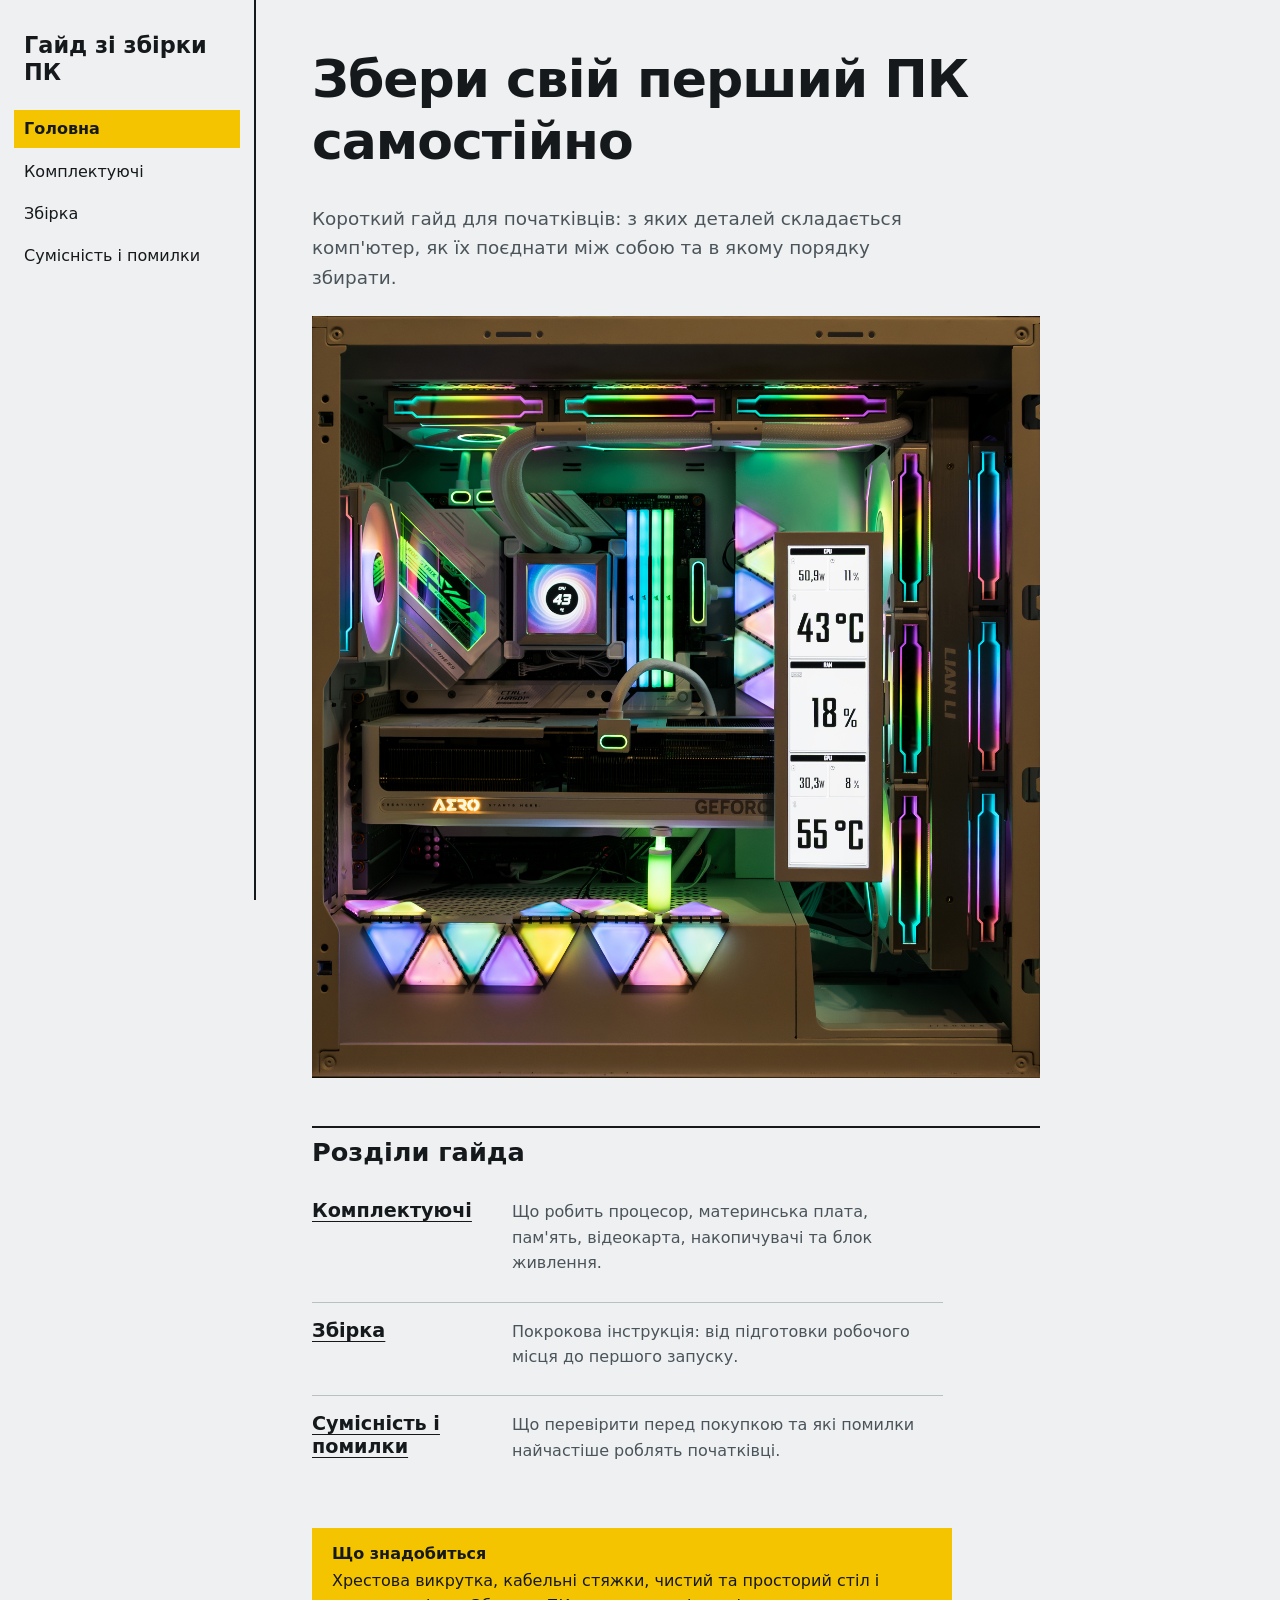
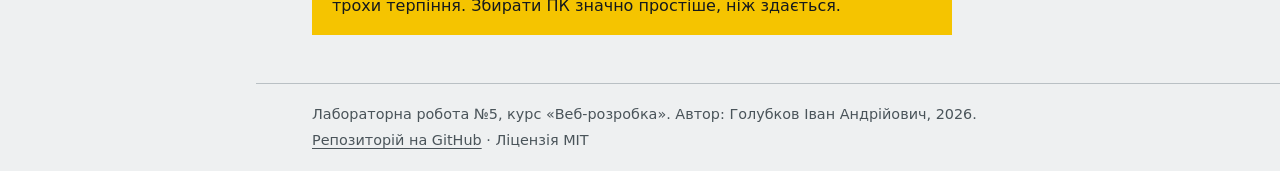
<file: index.html>
<!DOCTYPE html>
<html lang="uk">
<head>
  <meta charset="UTF-8">
  <!-- Потрібно для адаптивності на мобільних пристроях -->
  <meta name="viewport" content="width=device-width, initial-scale=1.0">
  <meta name="description" content="Покроковий гайд зі самостійної збірки персонального комп'ютера для початківців.">
  <title>Головна — Гайд зі збірки ПК</title>
  <!-- Підключення таблиці стилів -->
  <link rel="stylesheet" href="style.css">
</head>
<body>
  <!-- Назва сайту та навігація -->
  <header class="site-header">
    <p class="logo">Гайд зі збірки ПК</p>
    <!-- aria-current="page" позначає поточну сторінку для користувача та скрінрідерів -->
    <nav aria-label="Основна навігація">
      <ul>
        <li><a href="index.html" aria-current="page">Головна</a></li>
        <li><a href="components.html">Комплектуючі</a></li>
        <li><a href="assembly.html">Збірка</a></li>
        <li><a href="compatibility.html">Сумісність і помилки</a></li>
      </ul>
    </nav>
  </header>
  <!-- Основний вміст сторінки -->
  <main>
    <!-- Вступний блок заголовок h1, короткий опис та зображення -->
    <section class="hero">
      <h1>Збери свій перший ПК самостійно</h1>
      <p>Короткий гайд для початківців: з яких деталей складається комп'ютер, як їх поєднати між собою та в якому порядку збирати.</p>
      <img src="images/pc-inside.jpg" alt="Відкритий корпус зібраного персонального комп'ютера" width="800" height="500">
    </section>

    <section>
      <h2>Розділи гайда</h2>
      <!-- Перелік розділів сайту -->
      <ul class="cards">
        <li>
          <article>
            <h3><a href="components.html">Комплектуючі</a></h3>
            <p>Що робить процесор, материнська плата, пам'ять, відеокарта, накопичувачі та блок живлення.</p>
          </article>
        </li>
        <li>
          <article>
            <h3><a href="assembly.html">Збірка</a></h3>
            <p>Покрокова інструкція: від підготовки робочого місця до першого запуску.</p>
          </article>
        </li>
        <li>
          <article>
            <h3><a href="compatibility.html">Сумісність і помилки</a></h3>
            <p>Що перевірити перед покупкою та які помилки найчастіше роблять початківці.</p>
          </article>
        </li>
      </ul>
    </section>
    <!-- Бічна примітка додаткова інформація не пов'язана з основним потоком тексту -->
    <aside>
      <h2>Що знадобиться</h2>
      <p>Хрестова викрутка, кабельні стяжки, чистий та просторий стіл і трохи терпіння. Збирати ПК значно простіше, ніж здається.</p>
    </aside>
  </main>
  <!-- Підвал автор, посилання на репозиторій, ліцензія -->
  <footer class="site-footer">
    <p>Лабораторна робота №5, курс «Веб-розробка». Автор: Голубков Іван Андрійович, 2026.</p>
    <p><a href="https://github.com/navitttt/LW3_5">Репозиторій на GitHub</a> · Ліцензія MIT</p>
  </footer>
</body>
</html>
</file>
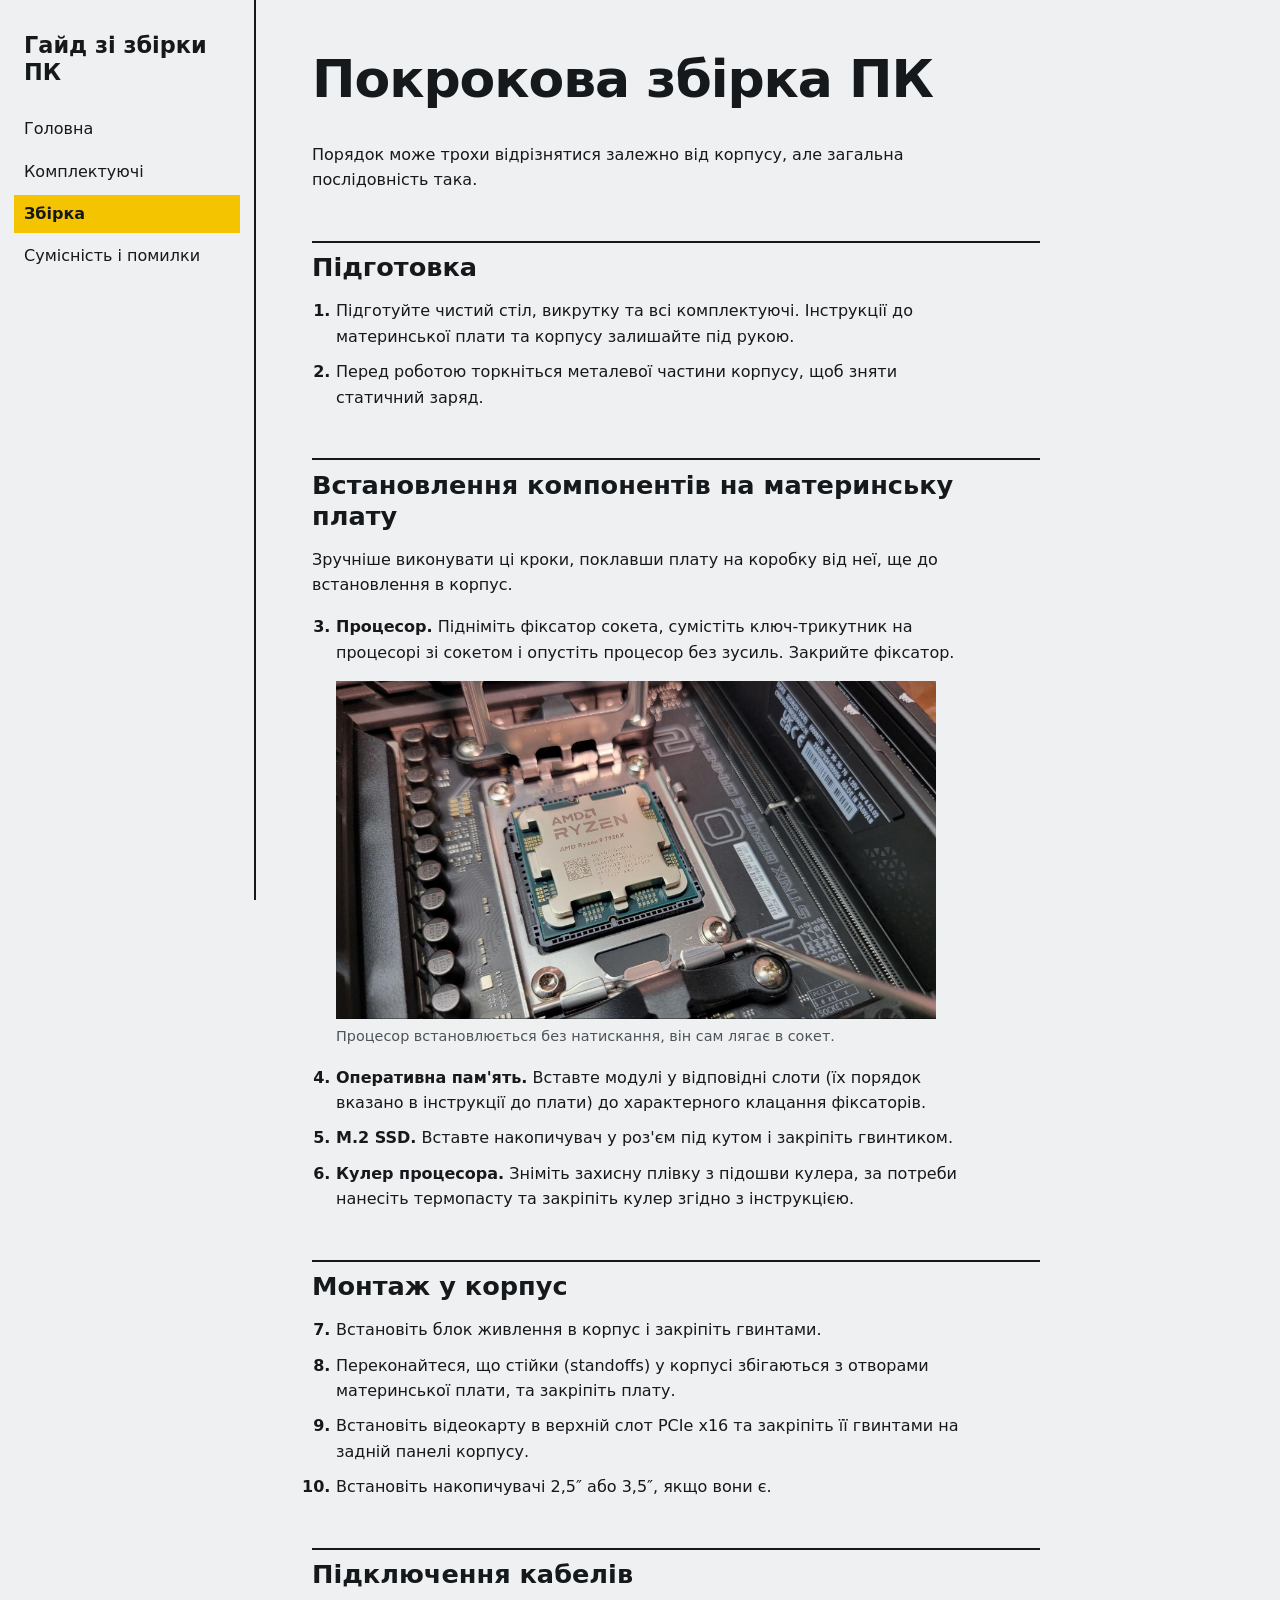
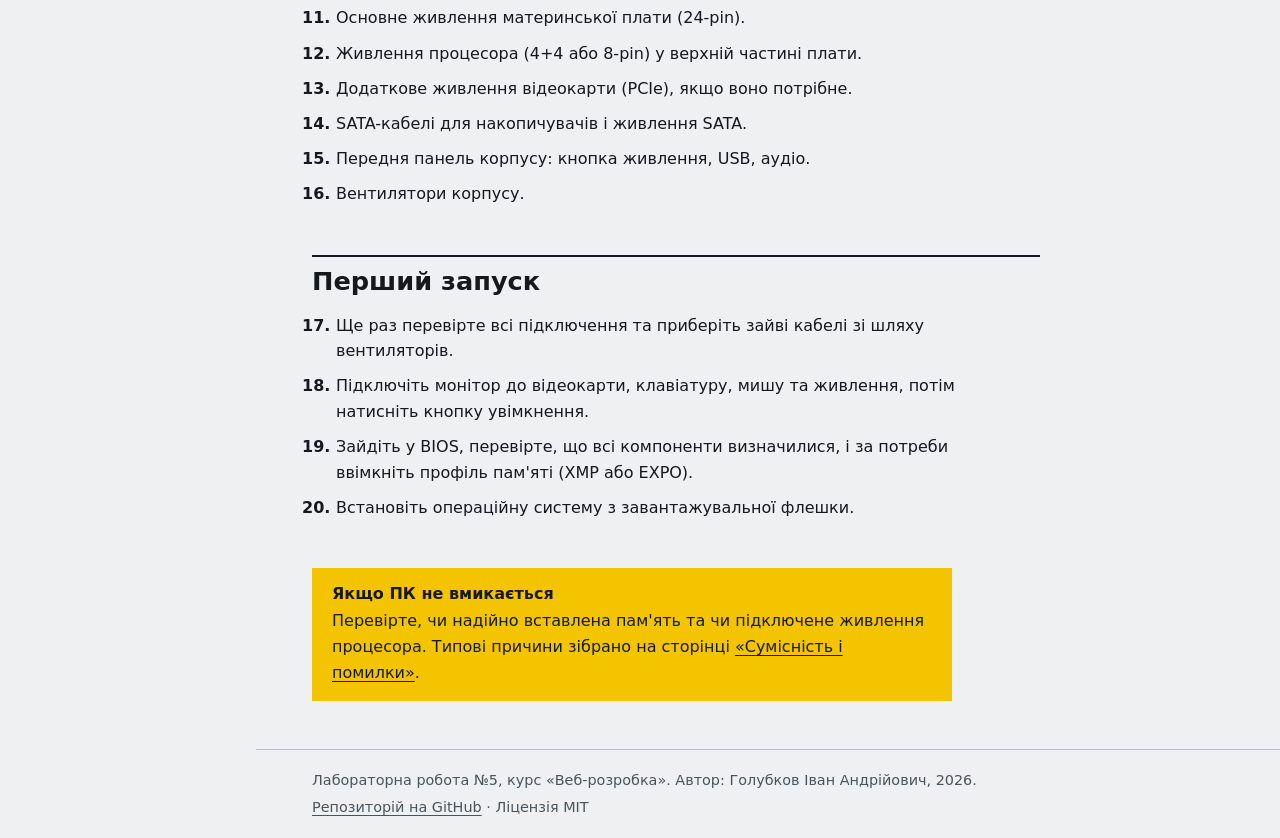
<file: assembly.html>
<!DOCTYPE html>
<html lang="uk">
<head>
  <meta charset="UTF-8">
  <!-- Потрібно для адаптивності на мобільних пристроях -->
  <meta name="viewport" content="width=device-width, initial-scale=1.0">
  <meta name="description" content="Покрокова інструкція зі складання персонального комп'ютера від підготовки до першого запуску.">
  <title>Збірка — Гайд зі збірки ПК</title>
  <!-- Підключення таблиці стилів -->
  <link rel="stylesheet" href="style.css">
</head>
<body>
  <!-- Назва сайту та навігація -->
  <header class="site-header">
    <p class="logo">Гайд зі збірки ПК</p>
    <!-- aria-current="page" позначає поточну сторінку для користувача та скрінрідерів -->
    <nav aria-label="Основна навігація">
      <ul>
        <li><a href="index.html">Головна</a></li>
        <li><a href="components.html">Комплектуючі</a></li>
        <li><a href="assembly.html" aria-current="page">Збірка</a></li>
        <li><a href="compatibility.html">Сумісність і помилки</a></li>
      </ul>
    </nav>
  </header>
  <!-- Основний вміст сторінки -->
  <main>
    <h1>Покрокова збірка ПК</h1>
    <p>Порядок може трохи відрізнятися залежно від корпусу, але загальна послідовність така.</p>

    <section>
      <h2>Підготовка</h2>
      <ol>
        <li>Підготуйте чистий стіл, викрутку та всі комплектуючі. Інструкції до материнської плати та корпусу залишайте під рукою.</li>
        <li>Перед роботою торкніться металевої частини корпусу, щоб зняти статичний заряд.</li>
      </ol>
    </section>

    <section>
      <h2>Встановлення компонентів на материнську плату</h2>
      <p>Зручніше виконувати ці кроки, поклавши плату на коробку від неї, ще до встановлення в корпус.</p>
      <!-- Атрибут start продовжує нумерацію кроків із попередньої секції -->
      <ol start="3">
        <li>
          <strong>Процесор.</strong> Підніміть фіксатор сокета, сумістіть ключ-трикутник на процесорі зі сокетом і опустіть процесор без зусиль. Закрийте фіксатор.
          <!-- Зображення до кроку з підписом -->
          <figure>
            <img src="images/cpu-install.jpg" alt="Установка процесора в сокет материнської плати" width="600" height="400">
            <figcaption>Процесор встановлюється без натискання, він сам лягає в сокет.</figcaption>
          </figure>
        </li>
        <li><strong>Оперативна пам'ять.</strong> Вставте модулі у відповідні слоти (їх порядок вказано в інструкції до плати) до характерного клацання фіксаторів.</li>
        <li><strong>M.2 SSD.</strong> Вставте накопичувач у роз'єм під кутом і закріпіть гвинтиком.</li>
        <li><strong>Кулер процесора.</strong> Зніміть захисну плівку з підошви кулера, за потреби нанесіть термопасту та закріпіть кулер згідно з інструкцією.</li>
      </ol>
    </section>

    <section>
      <h2>Монтаж у корпус</h2>
      <ol start="7">
        <li>Встановіть блок живлення в корпус і закріпіть гвинтами.</li>
        <li>Переконайтеся, що стійки (standoffs) у корпусі збігаються з отворами материнської плати, та закріпіть плату.</li>
        <li>Встановіть відеокарту в верхній слот PCIe x16 та закріпіть її гвинтами на задній панелі корпусу.</li>
        <li>Встановіть накопичувачі 2,5″ або 3,5″, якщо вони є.</li>
      </ol>
    </section>

    <section>
      <h2>Підключення кабелів</h2>
      <ol start="11">
        <li>Основне живлення материнської плати (24-pin).</li>
        <li>Живлення процесора (4+4 або 8-pin) у верхній частині плати.</li>
        <li>Додаткове живлення відеокарти (PCIe), якщо воно потрібне.</li>
        <li>SATA-кабелі для накопичувачів і живлення SATA.</li>
        <li>Передня панель корпусу: кнопка живлення, USB, аудіо.</li>
        <li>Вентилятори корпусу.</li>
      </ol>
    </section>

    <section>
      <h2>Перший запуск</h2>
      <ol start="17">
        <li>Ще раз перевірте всі підключення та приберіть зайві кабелі зі шляху вентиляторів.</li>
        <li>Підключіть монітор до відеокарти, клавіатуру, мишу та живлення, потім натисніть кнопку увімкнення.</li>
        <li>Зайдіть у BIOS, перевірте, що всі компоненти визначилися, і за потреби ввімкніть профіль пам'яті (XMP або EXPO).</li>
        <li>Встановіть операційну систему з завантажувальної флешки.</li>
      </ol>
    </section>

    <!-- Примітка з посиланням на розділ типових помилок -->
    <aside>
      <h2>Якщо ПК не вмикається</h2>
      <p>Перевірте, чи надійно вставлена пам'ять та чи підключене живлення процесора. Типові причини зібрано на сторінці <a href="compatibility.html#mistakes">«Сумісність і помилки»</a>.</p>
    </aside>
  </main>
  <!-- Підвал автор, посилання на репозиторій, ліцензія -->
  <footer class="site-footer">
    <p>Лабораторна робота №5, курс «Веб-розробка». Автор: Голубков Іван Андрійович, 2026.</p>
    <p><a href="https://github.com/navitttt/LW3_5">Репозиторій на GitHub</a> · Ліцензія MIT</p>
  </footer>
</body>
</html>
</file>
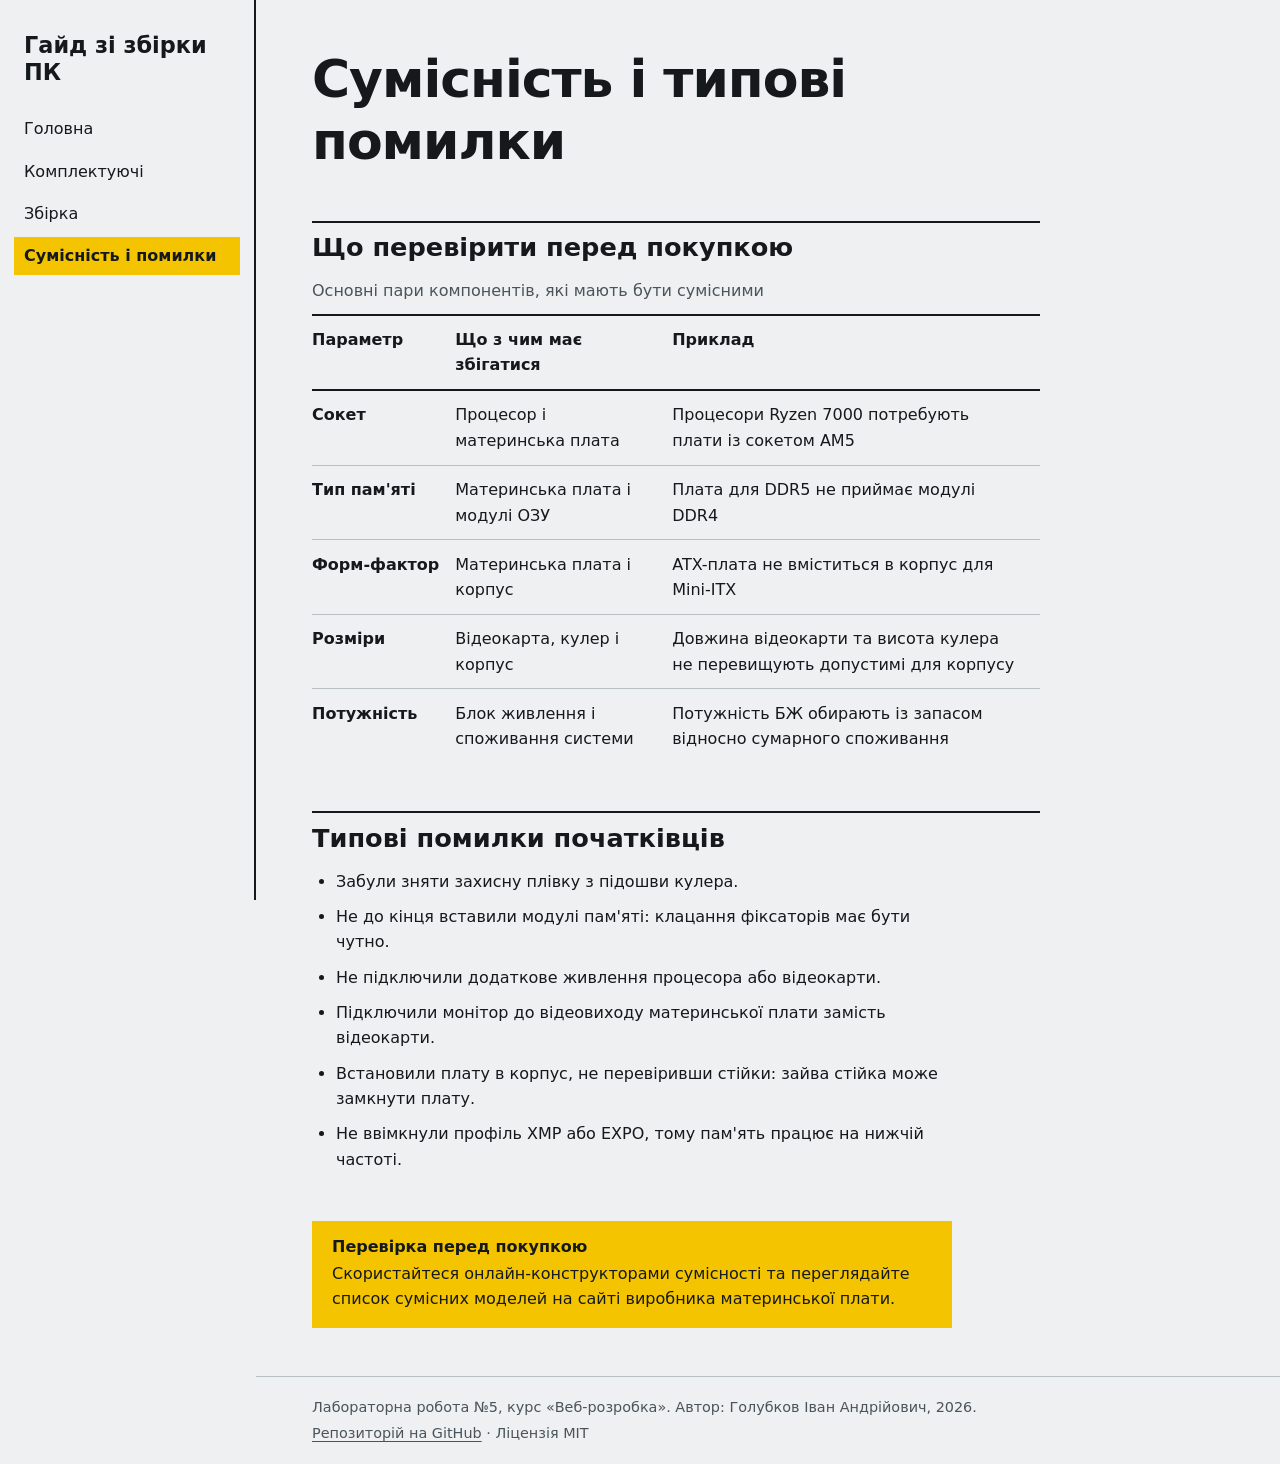
<file: compatibility.html>
<!DOCTYPE html>
<html lang="uk">
<head>
  <meta charset="UTF-8">
  <!-- Потрібно для адаптивності на мобільних пристроях -->
  <meta name="viewport" content="width=device-width, initial-scale=1.0">
  <meta name="description" content="Правила сумісності комплектуючих ПК та типові помилки початківців під час збірки.">
  <title>Сумісність і помилки — Гайд зі збірки ПК</title>
  <!-- Підключення таблиці стилів -->
  <link rel="stylesheet" href="style.css">
</head>
<body>
  <!-- Назва сайту та навігація -->
  <header class="site-header">
    <p class="logo">Гайд зі збірки ПК</p>
    <!-- aria-current="page" позначає поточну сторінку для користувача та скрінрідерів -->
    <nav aria-label="Основна навігація">
      <ul>
        <li><a href="index.html">Головна</a></li>
        <li><a href="components.html">Комплектуючі</a></li>
        <li><a href="assembly.html">Збірка</a></li>
        <li><a href="compatibility.html" aria-current="page">Сумісність і помилки</a></li>
      </ul>
    </nav>
  </header>
  <!-- Основний вміст сторінки -->
  <main>
    <h1>Сумісність і типові помилки</h1>

    <section id="compatibility">
      <h2>Що перевірити перед покупкою</h2>
      <!-- Обгортка дозволяє прокручувати таблицю на вузьких екранах -->
      <div class="table-wrap">
        <table>
          <!-- caption заголовок таблиці -->
          <caption>Основні пари компонентів, які мають бути сумісними</caption>
          <thead>
            <tr>
              <!-- scope пов'язує заголовок із стовпцем col або рядком row для доступності -->
              <th scope="col">Параметр</th>
              <th scope="col">Що з чим має збігатися</th>
              <th scope="col">Приклад</th>
            </tr>
          </thead>
          <tbody>
            <tr>
              <th scope="row">Сокет</th>
              <td>Процесор і материнська плата</td>
              <td>Процесори Ryzen 7000 потребують плати із сокетом AM5</td>
            </tr>
            <tr>
              <th scope="row">Тип пам'яті</th>
              <td>Материнська плата і модулі ОЗУ</td>
              <td>Плата для DDR5 не приймає модулі DDR4</td>
            </tr>
            <tr>
              <th scope="row">Форм-фактор</th>
              <td>Материнська плата і корпус</td>
              <td>ATX-плата не вміститься в корпус для Mini-ITX</td>
            </tr>
            <tr>
              <th scope="row">Розміри</th>
              <td>Відеокарта, кулер і корпус</td>
              <td>Довжина відеокарти та висота кулера не перевищують допустимі для корпусу</td>
            </tr>
            <tr>
              <th scope="row">Потужність</th>
              <td>Блок живлення і споживання системи</td>
              <td>Потужність БЖ обирають із запасом відносно сумарного споживання</td>
            </tr>
          </tbody>
        </table>
      </div>
    </section>

    <!-- id використовується для посилання з assembly.html #mistakes -->
    <section id="mistakes">
      <h2>Типові помилки початківців</h2>
      <ul>
        <li>Забули зняти захисну плівку з підошви кулера.</li>
        <li>Не до кінця вставили модулі пам'яті: клацання фіксаторів має бути чутно.</li>
        <li>Не підключили додаткове живлення процесора або відеокарти.</li>
        <li>Підключили монітор до відеовиходу материнської плати замість відеокарти.</li>
        <li>Встановили плату в корпус, не перевіривши стійки: зайва стійка може замкнути плату.</li>
        <li>Не ввімкнули профіль XMP або EXPO, тому пам'ять працює на нижчій частоті.</li>
      </ul>
    </section>

    <!-- Примітка про перевірку сумісності перед покупкою -->
    <aside>
      <h2>Перевірка перед покупкою</h2>
      <p>Скористайтеся онлайн-конструкторами сумісності та переглядайте список сумісних моделей на сайті виробника материнської плати.</p>
    </aside>
  </main>
  <!-- Підвал автор, посилання на репозиторій, ліцензія -->
  <footer class="site-footer">
    <p>Лабораторна робота №5, курс «Веб-розробка». Автор: Голубков Іван Андрійович, 2026.</p>
    <p><a href="https://github.com/navitttt/LW3_5">Репозиторій на GitHub</a> · Ліцензія MIT</p>
  </footer>
</body>
</html>
</file>
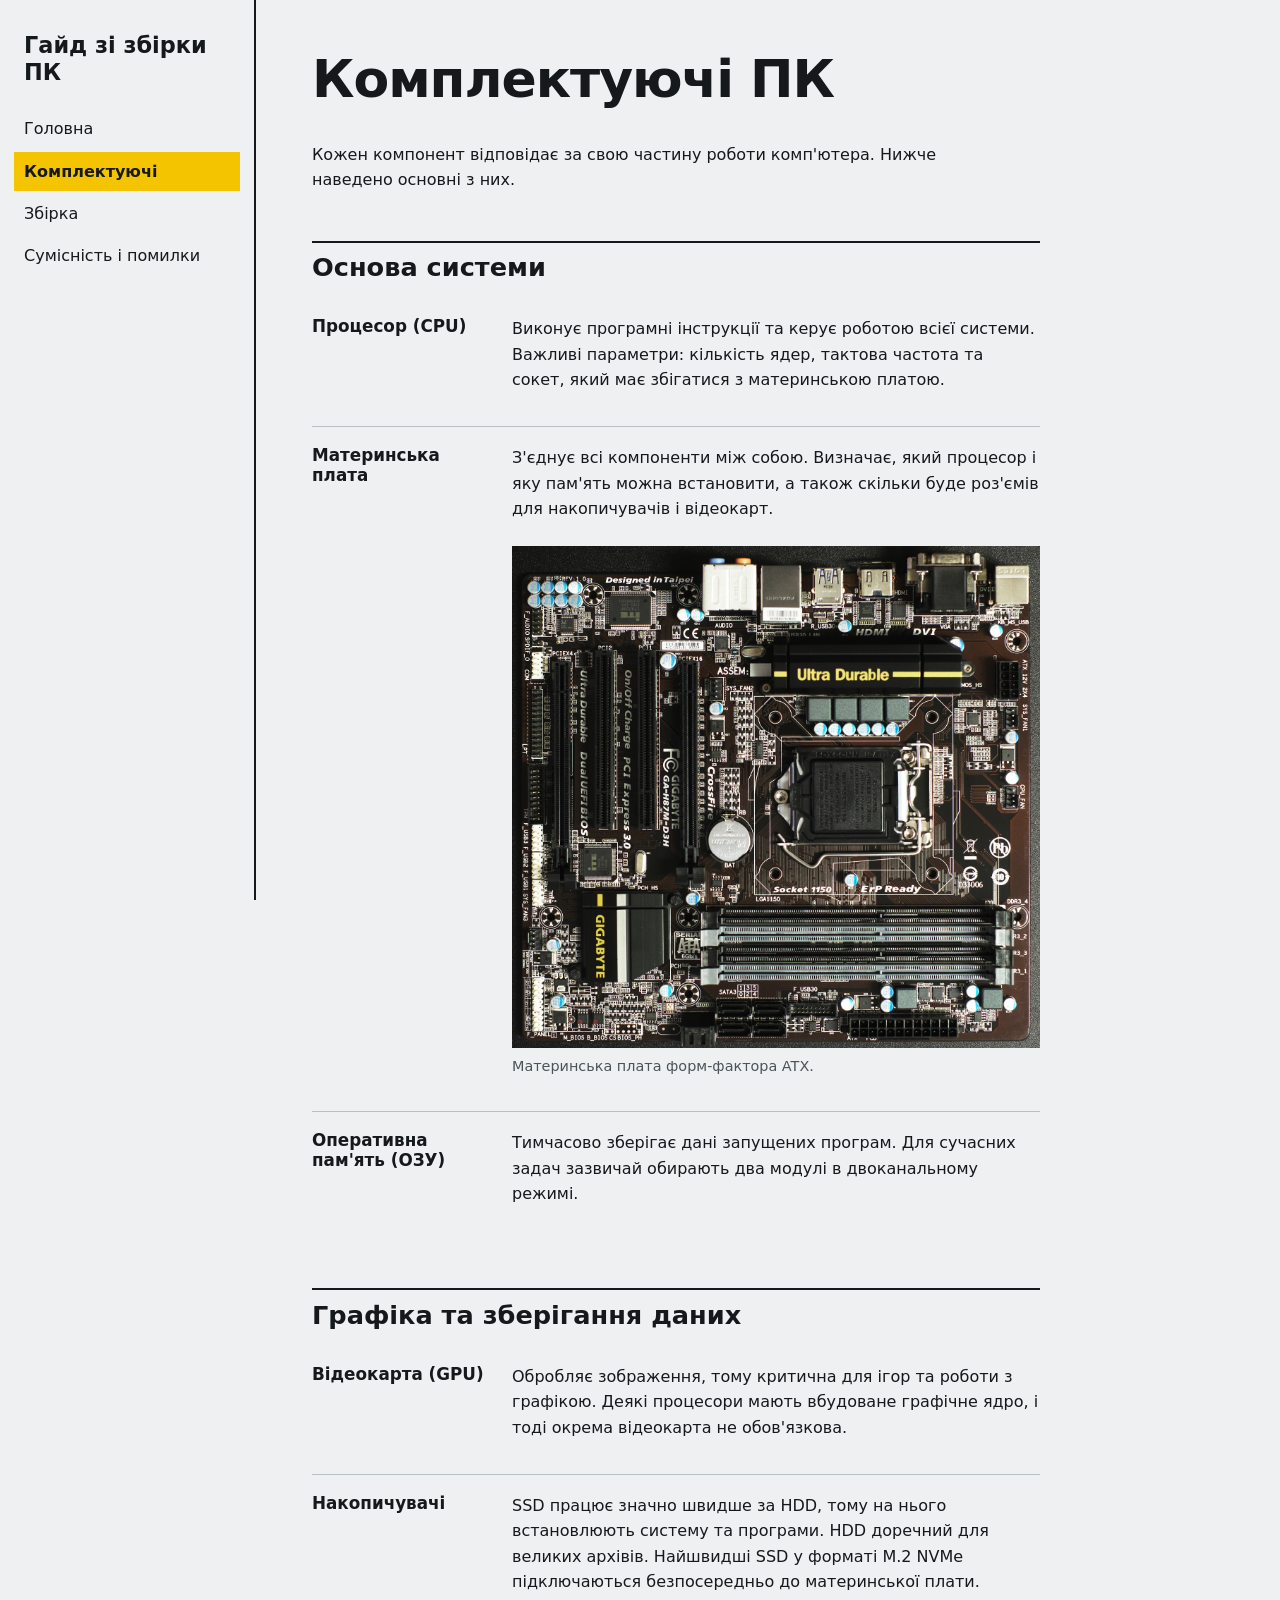
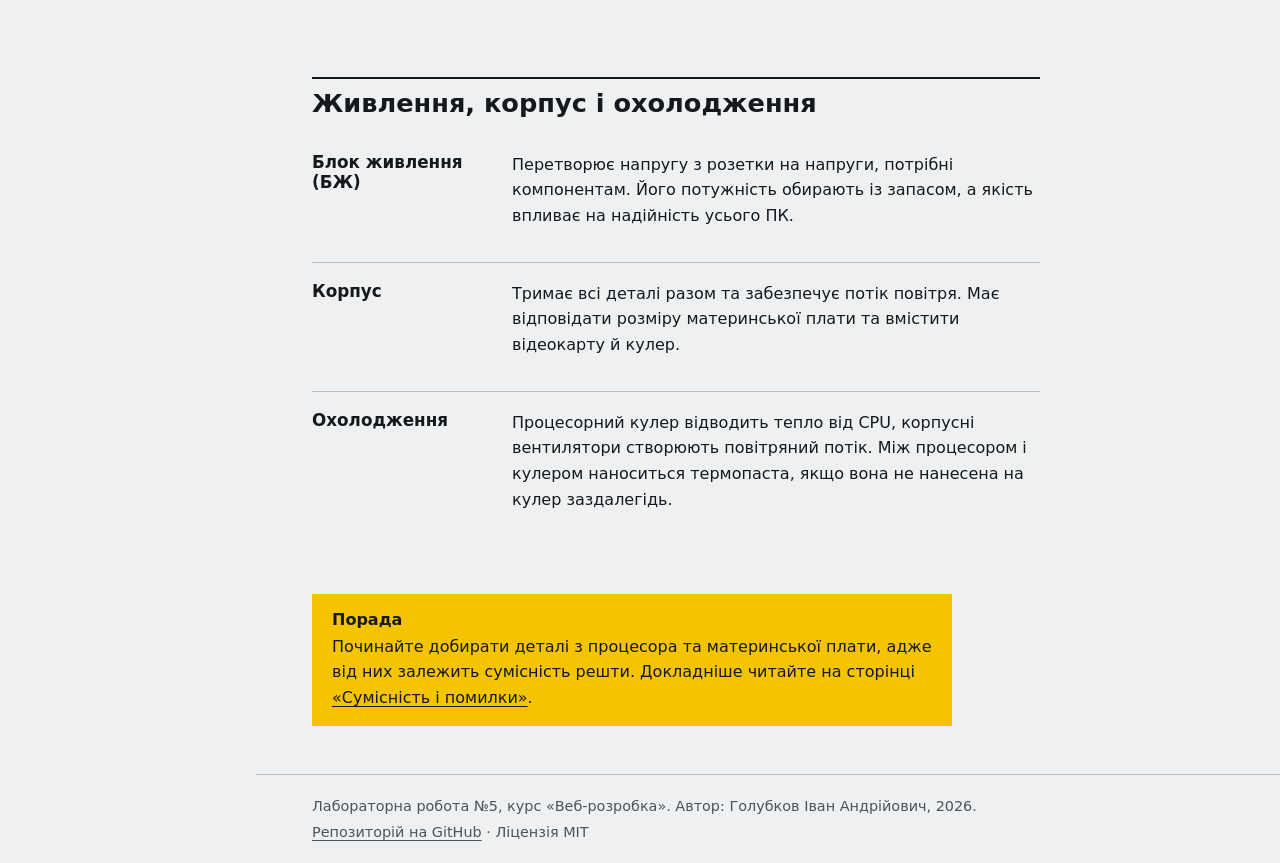
<file: components.html>
<!DOCTYPE html>
<html lang="uk">
<head>
  <meta charset="UTF-8">
  <!-- Потрібно для адаптивності на мобільних пристроях -->
  <meta name="viewport" content="width=device-width, initial-scale=1.0">
  <meta name="description" content="Опис основних комплектуючих персонального комп'ютера та їхнього призначення.">
  <title>Комплектуючі — Гайд зі збірки ПК</title>
  <!-- Підключення таблиці стилів -->
  <link rel="stylesheet" href="style.css">
</head>
<body>
  <!-- Назва сайту та навігація -->
  <header class="site-header">
    <p class="logo">Гайд зі збірки ПК</p>
    <!-- aria-current="page" позначає поточну сторінку для користувача та скрінрідерів -->
    <nav aria-label="Основна навігація">
      <ul>
        <li><a href="index.html">Головна</a></li>
        <li><a href="components.html" aria-current="page">Комплектуючі</a></li>
        <li><a href="assembly.html">Збірка</a></li>
        <li><a href="compatibility.html">Сумісність і помилки</a></li>
      </ul>
    </nav>
  </header>
  <!-- Основний вміст сторінки -->
  <main>
    <h1>Комплектуючі ПК</h1>
    <p>Кожен компонент відповідає за свою частину роботи комп'ютера. Нижче наведено основні з них.</p>

    <section>
      <h2>Основа системи</h2>
      <!-- Кожен компонент окремий article, id дозволяє посилатися на нього якорем -->
      <article id="cpu">
        <h3>Процесор (CPU)</h3>
        <p>Виконує програмні інструкції та керує роботою всієї системи. Важливі параметри: кількість ядер, тактова частота та сокет, який має збігатися з материнською платою.</p>
      </article>
      <article id="motherboard">
        <h3>Материнська плата</h3>
        <p>З'єднує всі компоненти між собою. Визначає, який процесор і яку пам'ять можна встановити, а також скільки буде роз'ємів для накопичувачів і відеокарт.</p>
        <!-- figure + figcaption зображення з підписом, alt обов'язковий для доступності -->
        <figure>
          <img src="images/motherboard.jpg" alt="Материнська плата форм-фактора ATX з процесорним сокетом і слотами пам'яті" width="600" height="400">
          <figcaption>Материнська плата форм-фактора ATX.</figcaption>
        </figure>
      </article>
      <article id="ram">
        <h3>Оперативна пам'ять (ОЗУ)</h3>
        <p>Тимчасово зберігає дані запущених програм. Для сучасних задач зазвичай обирають два модулі в двоканальному режимі.</p>
      </article>
    </section>

    <section>
      <h2>Графіка та зберігання даних</h2>
      <article id="gpu">
        <h3>Відеокарта (GPU)</h3>
        <p>Обробляє зображення, тому критична для ігор та роботи з графікою. Деякі процесори мають вбудоване графічне ядро, і тоді окрема відеокарта не обов'язкова.</p>
      </article>
      <article id="storage">
        <h3>Накопичувачі</h3>
        <p>SSD працює значно швидше за HDD, тому на нього встановлюють систему та програми. HDD доречний для великих архівів. Найшвидші SSD у форматі M.2 NVMe підключаються безпосередньо до материнської плати.</p>
      </article>
    </section>

    <section>
      <h2>Живлення, корпус і охолодження</h2>
      <article id="psu">
        <h3>Блок живлення (БЖ)</h3>
        <p>Перетворює напругу з розетки на напруги, потрібні компонентам. Його потужність обирають із запасом, а якість впливає на надійність усього ПК.</p>
      </article>
      <article id="case">
        <h3>Корпус</h3>
        <p>Тримає всі деталі разом та забезпечує потік повітря. Має відповідати розміру материнської плати та вмістити відеокарту й кулер.</p>
      </article>
      <article id="cooling">
        <h3>Охолодження</h3>
        <p>Процесорний кулер відводить тепло від CPU, корпусні вентилятори створюють повітряний потік. Між процесором і кулером наноситься термопаста, якщо вона не нанесена на кулер заздалегідь.</p>
      </article>
    </section>

    <!-- Порада з посиланням на сторінку сумісності -->
    <aside>
      <h2>Порада</h2>
      <p>Починайте добирати деталі з процесора та материнської плати, адже від них залежить сумісність решти. Докладніше читайте на сторінці <a href="compatibility.html">«Сумісність і помилки»</a>.</p>
    </aside>
  </main>
  <!-- Підвал автор, посилання на репозиторій, ліцензія -->
  <footer class="site-footer">
    <p>Лабораторна робота №5, курс «Веб-розробка». Автор: Голубков Іван Андрійович, 2026.</p>
    <p><a href="https://github.com/navitttt/LW3_5">Репозиторій на GitHub</a> · Ліцензія MIT</p>
  </footer>
</body>
</html>
</file>
<file: style.css>
/*змінні*/
:root {
  --paper: #eef0f1;   /*фон сторінки*/
  --ink: #15191c;     /*текст та основні лінії*/
  --muted: #4a545a;   /*другорядний текст*/
  --rule: #b9c0c4;    /*тонкі розділювачі*/
  --signal: #f5c400;  /*поточний розділ і примітки*/

  --font: system-ui, -apple-system, "Segoe UI", Roboto, Arial, sans-serif;
  --sidebar: 16rem;
}
/*базові стилі*/
*,
*::before,
*::after {
  box-sizing: border-box;
}

html {
  font-size: 100%;
}

body {
  margin: 0;
  min-height: 100vh;
  display: grid;
  grid-template-columns: minmax(0, 1fr);
  grid-template-rows: auto 1fr auto;
  font-family: var(--font);
  line-height: 1.6;
  color: var(--ink);
  background-color: var(--paper);
}

h1,
h2,
h3 {
  margin: 0 0 0.6em;
  line-height: 1.2;
}

h1 {
  max-width: 16em;
  font-size: clamp(2rem, 5.5vw, 3.25rem);
  font-weight: 800;
  letter-spacing: -0.02em;
}

h2 {
  margin-top: 3rem;
  padding-top: 0.6rem;
  border-top: 2px solid var(--ink);
  font-size: clamp(1.3rem, 3.5vw, 1.6rem);
  font-weight: 700;
}

h3 {
  font-size: 1.05rem;
  font-weight: 700;
}

p,
ul,
ol {
  margin: 0 0 1em;
}
/*підкреслення посилань*/
a {
  color: inherit;
  text-decoration: underline;
  text-decoration-thickness: 1px;
  text-underline-offset: 0.2em;
  transition: text-decoration-thickness 0.1s;
}

a:hover {
  text-decoration-thickness: 3px;
}
/*видимий фокус для клавіатури*/
a:focus-visible {
  outline: 3px solid var(--ink);
  outline-offset: 2px;
}

img {
  display: block;
  max-width: 100%;
  height: auto;
}
/*навігація*/
.site-header {
  padding: 1rem 1.25rem;
  border-bottom: 2px solid var(--ink);
}

.logo {
  margin: 0 0 0.5rem;
  font-size: 1.2rem;
  font-weight: 800;
  line-height: 1.2;
}

.site-header ul {
  display: flex;
  flex-wrap: wrap;
  gap: 0 1rem;
  margin: 0;
  padding: 0;
  list-style: none;
}

.site-header a {
  display: block;
  padding: 0.3rem 0.4rem;
  margin-inline: -0.4rem;
  text-decoration: none;
}

.site-header a:hover {
  text-decoration: underline;
  text-decoration-thickness: 2px;
  text-underline-offset: 0.25em;
}
/*поточний розділ позначено жовтим маркером*/
.site-header a[aria-current="page"] {
  font-weight: 700;
  background-color: var(--signal);
}
/*основний вміст*/
main {
  width: 100%;
  max-width: 52rem;
  padding: 2rem 1.25rem 3rem;
}

main > p {
  max-width: 62ch;
}

.hero {
  margin-bottom: 1rem;
}

.hero p {
  max-width: 55ch;
  font-size: 1.15rem;
  color: var(--muted);
}

.hero img {
  width: 100%;
  object-fit: cover;
  margin-top: 1.5rem;
}
/*список розділів на головній*/
.cards {
  margin: 0;
  padding: 0;
  list-style: none;
}

.cards li + li {
  border-top: 1px solid var(--rule);
}

.cards article {
  padding: 1rem 0;
}

.cards h3 {
  margin-bottom: 0.25rem;
  font-size: 1.2rem;
}

.cards p {
  max-width: 55ch;
  margin: 0;
  color: var(--muted);
}
/*комплектуючі рядки довідника*/
section > article {
  padding: 1.1rem 0;
  border-top: 1px solid var(--rule);
}

section > h2 + article,
section > p + article {
  border-top: 0;
}

section > article p {
  max-width: 62ch;
}
/*зображення*/
figure {
  margin: 1rem 0;
  max-width: 38rem;
}

figcaption {
  margin-top: 0.4rem;
  font-size: 0.9rem;
  color: var(--muted);
}
/*списки*/
ol,
ul {
  padding-left: 1.5rem;
}

ol li,
main > section > ul li {
  max-width: 62ch;
  margin-bottom: 0.6rem;
}
/*номери кроків збірки виділено бо порядок має значення*/
ol li::marker {
  font-weight: 800;
}
/*таблиця тільки лінії без заливки*/
.table-wrap {
  overflow-x: auto; /*на вузьких екранах прокручується тільки таблиця*/
}

table {
  width: 100%;
  min-width: 36rem;
  border-collapse: collapse;
}

caption {
  padding: 0 0 0.6rem;
  text-align: left;
  color: var(--muted);
}

th,
td {
  padding: 0.7rem 1rem 0.7rem 0;
  text-align: left;
  vertical-align: top;
  border-top: 1px solid var(--rule);
}

thead th {
  border-top: 2px solid var(--ink);
  border-bottom: 2px solid var(--ink);
  font-weight: 700;
}

tbody th {
  font-weight: 700;
  white-space: nowrap;
}
/*примітки жовтий маркер як на попередженнях*/
aside {
  max-width: 40rem;
  margin-top: 3rem;
  padding: 1rem 1.25rem;
  background-color: var(--signal);
}

aside h2 {
  margin: 0 0 0.3rem;
  padding: 0;
  border: 0;
  font-size: 1rem;
}

aside p {
  margin: 0;
}
/*підвал*/
.site-footer {
  padding: 1rem 1.25rem;
  font-size: 0.9rem;
  color: var(--muted);
  border-top: 1px solid var(--rule);
}

.site-footer p {
  margin: 0.2rem 0;
}
/*адаптивність*/
/*від планшета ширші відступи*/
@media (min-width: 600px) {
  .site-header {
    padding: 1.25rem 2rem;
  }

  main {
    padding: 2.5rem 2rem 3rem;
  }

  .site-footer {
    padding: 1rem 2rem;
  }

  /*рядки довідника назва зліва опис справа */
  .cards article,
  section > article {
    display: grid;
    grid-template-columns: 11rem minmax(0, 1fr);
    column-gap: 1.5rem;
  }

  .cards h3,
  section > article > h3 {
    grid-column: 1;
    margin-bottom: 0;
  }

  .cards p,
  section > article > :not(h3) {
    grid-column: 2;
  }

  /*зображення в рядку довідника не перекриває назву*/
  section > article > figure {
    margin-top: 0.5rem;
  }
}
/*настільні екрани навігація стає бічною панеллю*/
@media (min-width: 900px) {
  body {
    grid-template-columns: var(--sidebar) minmax(0, 1fr);
    grid-template-rows: 1fr auto;
  }

  .site-header {
    grid-column: 1;
    grid-row: 1 / 3;
    position: sticky;
    top: 0;
    height: 100vh;
    padding: 2rem 1.5rem;
    overflow-y: auto;
    border-bottom: 0;
    border-right: 2px solid var(--ink);
  }

  .logo {
    margin-bottom: 1.5rem;
    font-size: 1.4rem;
  }

  .site-header ul {
    flex-direction: column;
    gap: 0.25rem;
  }

  .site-header a {
    padding: 0.4rem 0.6rem;
    margin-inline: -0.6rem;
  }

  main {
    grid-column: 2;
    grid-row: 1;
    padding: 3rem 3rem 3rem 3.5rem;
  }

  .site-footer {
    grid-column: 2;
    grid-row: 2;
    padding-left: 3.5rem;
  }
}
/*без анімацій для тих хто їх вимкнув у системі*/
@media (prefers-reduced-motion: reduce) {
  a {
    transition: none;
  }
}
</file>
